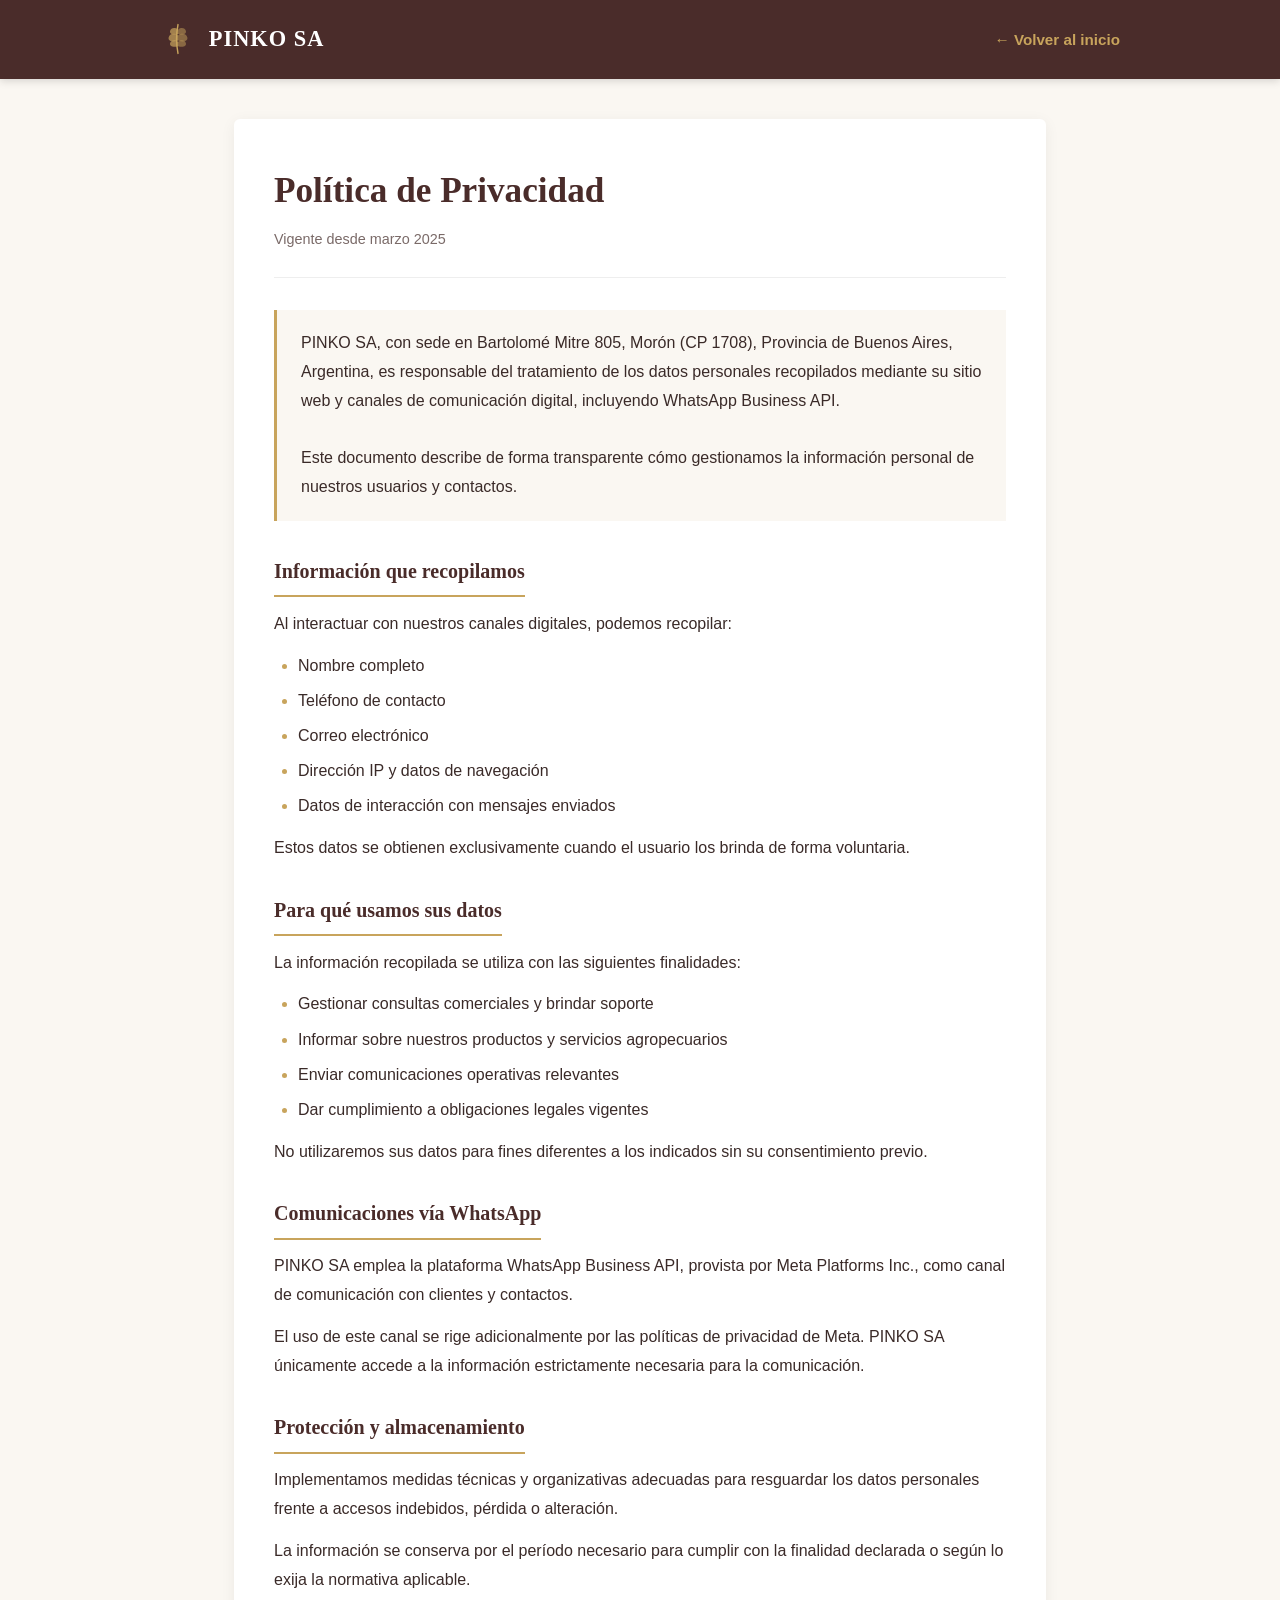
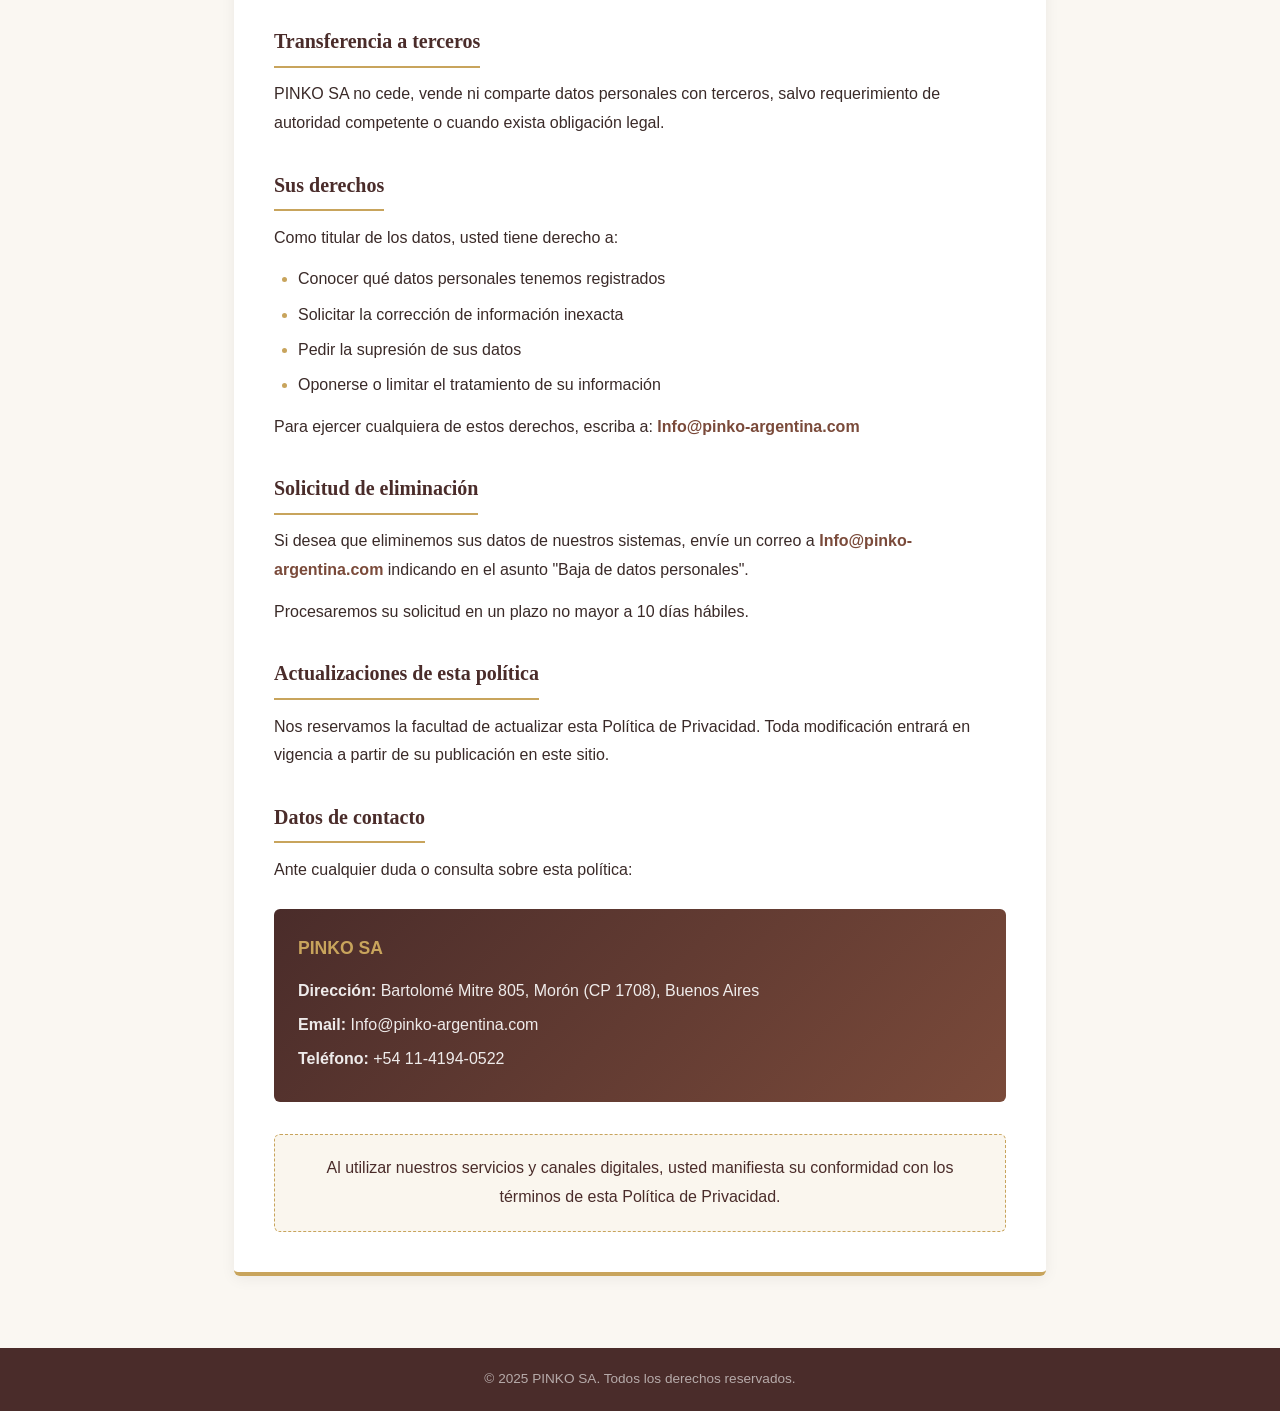
<file: politica-privacidad.html>
<!DOCTYPE html>
<html lang="es">
<head>
    <meta charset="UTF-8">
    <meta name="viewport" content="width=device-width, initial-scale=1.0">
    <title>Política de Privacidad - PINKO SA</title>
    <link rel="icon" type="image/svg+xml" href="favicon.svg">
    <style>
        :root {
            --primary: #4a2c2a;
            --secondary: #7a4a3a;
            --accent: #c8a45c;
            --bg-light: #faf7f2;
            --bg-white: #ffffff;
            --text-dark: #3a2a28;
            --text-gray: #7a6a68;
        }

        * {
            margin: 0;
            padding: 0;
            box-sizing: border-box;
        }

        body {
            font-family: 'Segoe UI', Tahoma, Geneva, Verdana, sans-serif;
            line-height: 1.8;
            color: var(--text-dark);
            background: var(--bg-light);
        }

        /* Header */
        .header {
            background: var(--primary);
            color: white;
            padding: 1.2rem 2rem;
            position: sticky;
            top: 0;
            z-index: 100;
            box-shadow: 0 2px 8px rgba(0,0,0,0.15);
        }

        .header-inner {
            max-width: 960px;
            margin: 0 auto;
            display: flex;
            justify-content: space-between;
            align-items: center;
        }

        .header-brand {
            display: flex;
            align-items: center;
            gap: 0.8rem;
            text-decoration: none;
            color: white;
        }

        .header-brand svg {
            width: 36px;
            height: 36px;
            color: var(--accent);
        }

        .header-brand span {
            font-family: Georgia, 'Times New Roman', serif;
            font-size: 1.4rem;
            font-weight: bold;
            letter-spacing: 1px;
        }

        .header-back {
            color: var(--accent);
            text-decoration: none;
            font-weight: 600;
            font-size: 0.95rem;
            transition: color 0.3s ease;
        }

        .header-back:hover {
            color: white;
        }

        /* Content */
        .page-content {
            max-width: 860px;
            margin: 0 auto;
            padding: 2.5rem 1.5rem;
        }

        .policy-card {
            background: white;
            border-radius: 6px;
            padding: 2.5rem;
            box-shadow: 0 3px 15px rgba(0,0,0,0.06);
            border-bottom: 4px solid var(--accent);
        }

        .policy-heading {
            font-family: Georgia, 'Times New Roman', serif;
            font-size: 2.2rem;
            color: var(--primary);
            margin-bottom: 0.3rem;
        }

        .policy-updated {
            color: var(--text-gray);
            font-size: 0.9rem;
            margin-bottom: 2rem;
            padding-bottom: 1.5rem;
            border-bottom: 1px solid #eee;
        }

        .policy-intro-box {
            background: var(--bg-light);
            padding: 1.2rem 1.5rem;
            border-left: 3px solid var(--accent);
            margin-bottom: 2rem;
            font-size: 1rem;
        }

        .block {
            margin-bottom: 1.8rem;
        }

        .block-title {
            font-family: Georgia, 'Times New Roman', serif;
            font-size: 1.25rem;
            color: var(--primary);
            margin-bottom: 0.8rem;
            padding-bottom: 0.4rem;
            border-bottom: 2px solid var(--accent);
            display: inline-block;
        }

        .block p {
            margin-bottom: 0.8rem;
            color: var(--text-dark);
        }

        .block ul {
            margin: 0.8rem 0 0.8rem 1.5rem;
            color: var(--text-dark);
        }

        .block ul li {
            margin-bottom: 0.4rem;
        }

        .block ul li::marker {
            color: var(--accent);
        }

        .email-ref {
            color: var(--secondary);
            font-weight: 600;
            text-decoration: none;
        }

        .email-ref:hover {
            color: var(--accent);
        }

        .info-panel {
            background: linear-gradient(135deg, var(--primary), var(--secondary));
            color: white;
            padding: 1.5rem;
            border-radius: 6px;
            margin-top: 1.5rem;
        }

        .info-panel h4 {
            color: var(--accent);
            margin-bottom: 0.8rem;
            font-size: 1.1rem;
        }

        .info-panel p {
            color: rgba(255,255,255,0.9);
            margin-bottom: 0.3rem;
        }

        .acceptance-banner {
            margin-top: 2rem;
            padding: 1.2rem;
            text-align: center;
            background: rgba(200, 164, 92, 0.1);
            border: 1px dashed var(--accent);
            border-radius: 6px;
            font-weight: 500;
            color: var(--primary);
        }

        /* Footer */
        .page-footer {
            background: var(--primary);
            color: rgba(255,255,255,0.6);
            text-align: center;
            padding: 1.2rem;
            font-size: 0.85rem;
            margin-top: 2rem;
        }

        @media (max-width: 768px) {
            .policy-card {
                padding: 1.5rem 1.2rem;
            }
            .policy-heading {
                font-size: 1.7rem;
            }
            .header-inner {
                flex-direction: column;
                gap: 0.8rem;
            }
        }
    </style>
</head>
<body>
    <header class="header">
        <div class="header-inner">
            <a href="index.html" class="header-brand">
                <svg viewBox="0 0 50 50" xmlns="http://www.w3.org/2000/svg">
                    <path d="M25 5 C25 5 23 15 23 25 C23 35 25 45 25 45" stroke="currentColor" stroke-width="2" fill="none" stroke-linecap="round"/>
                    <path d="M25 12 C20 8 15 10 14 14 C13 18 18 20 25 18" fill="currentColor" opacity="0.7"/>
                    <path d="M25 12 C30 8 35 10 36 14 C37 18 32 20 25 18" fill="currentColor" opacity="0.5"/>
                    <path d="M25 20 C19 16 13 18 12 23 C11 28 17 30 25 27" fill="currentColor" opacity="0.7"/>
                    <path d="M25 20 C31 16 37 18 38 23 C39 28 33 30 25 27" fill="currentColor" opacity="0.5"/>
                    <path d="M25 29 C20 25 15 27 14 31 C13 35 18 37 25 35" fill="currentColor" opacity="0.7"/>
                    <path d="M25 29 C30 25 35 27 36 31 C37 35 32 37 25 35" fill="currentColor" opacity="0.5"/>
                </svg>
                <span>PINKO SA</span>
            </a>
            <a href="index.html" class="header-back">&larr; Volver al inicio</a>
        </div>
    </header>

    <main class="page-content">
        <div class="policy-card">
            <h1 class="policy-heading">Política de Privacidad</h1>
            <p class="policy-updated">Vigente desde marzo 2025</p>

            <div class="policy-intro-box">
                PINKO SA, con sede en Bartolomé Mitre 805, Morón (CP 1708), Provincia de Buenos Aires, Argentina, es responsable del tratamiento de los datos personales recopilados mediante su sitio web y canales de comunicación digital, incluyendo WhatsApp Business API.
                <br><br>
                Este documento describe de forma transparente cómo gestionamos la información personal de nuestros usuarios y contactos.
            </div>

            <div class="block">
                <h2 class="block-title">Información que recopilamos</h2>
                <p>Al interactuar con nuestros canales digitales, podemos recopilar:</p>
                <ul>
                    <li>Nombre completo</li>
                    <li>Teléfono de contacto</li>
                    <li>Correo electrónico</li>
                    <li>Dirección IP y datos de navegación</li>
                    <li>Datos de interacción con mensajes enviados</li>
                </ul>
                <p>Estos datos se obtienen exclusivamente cuando el usuario los brinda de forma voluntaria.</p>
            </div>

            <div class="block">
                <h2 class="block-title">Para qué usamos sus datos</h2>
                <p>La información recopilada se utiliza con las siguientes finalidades:</p>
                <ul>
                    <li>Gestionar consultas comerciales y brindar soporte</li>
                    <li>Informar sobre nuestros productos y servicios agropecuarios</li>
                    <li>Enviar comunicaciones operativas relevantes</li>
                    <li>Dar cumplimiento a obligaciones legales vigentes</li>
                </ul>
                <p>No utilizaremos sus datos para fines diferentes a los indicados sin su consentimiento previo.</p>
            </div>

            <div class="block">
                <h2 class="block-title">Comunicaciones vía WhatsApp</h2>
                <p>PINKO SA emplea la plataforma WhatsApp Business API, provista por Meta Platforms Inc., como canal de comunicación con clientes y contactos.</p>
                <p>El uso de este canal se rige adicionalmente por las políticas de privacidad de Meta. PINKO SA únicamente accede a la información estrictamente necesaria para la comunicación.</p>
            </div>

            <div class="block">
                <h2 class="block-title">Protección y almacenamiento</h2>
                <p>Implementamos medidas técnicas y organizativas adecuadas para resguardar los datos personales frente a accesos indebidos, pérdida o alteración.</p>
                <p>La información se conserva por el período necesario para cumplir con la finalidad declarada o según lo exija la normativa aplicable.</p>
            </div>

            <div class="block">
                <h2 class="block-title">Transferencia a terceros</h2>
                <p>PINKO SA no cede, vende ni comparte datos personales con terceros, salvo requerimiento de autoridad competente o cuando exista obligación legal.</p>
            </div>

            <div class="block">
                <h2 class="block-title">Sus derechos</h2>
                <p>Como titular de los datos, usted tiene derecho a:</p>
                <ul>
                    <li>Conocer qué datos personales tenemos registrados</li>
                    <li>Solicitar la corrección de información inexacta</li>
                    <li>Pedir la supresión de sus datos</li>
                    <li>Oponerse o limitar el tratamiento de su información</li>
                </ul>
                <p>Para ejercer cualquiera de estos derechos, escriba a: <a href="mailto:Info@pinko-argentina.com" class="email-ref">Info@pinko-argentina.com</a></p>
            </div>

            <div class="block">
                <h2 class="block-title">Solicitud de eliminación</h2>
                <p>Si desea que eliminemos sus datos de nuestros sistemas, envíe un correo a <a href="mailto:Info@pinko-argentina.com" class="email-ref">Info@pinko-argentina.com</a> indicando en el asunto "Baja de datos personales".</p>
                <p>Procesaremos su solicitud en un plazo no mayor a 10 días hábiles.</p>
            </div>

            <div class="block">
                <h2 class="block-title">Actualizaciones de esta política</h2>
                <p>Nos reservamos la facultad de actualizar esta Política de Privacidad. Toda modificación entrará en vigencia a partir de su publicación en este sitio.</p>
            </div>

            <div class="block">
                <h2 class="block-title">Datos de contacto</h2>
                <p>Ante cualquier duda o consulta sobre esta política:</p>
                <div class="info-panel">
                    <h4>PINKO SA</h4>
                    <p><strong>Dirección:</strong> Bartolomé Mitre 805, Morón (CP 1708), Buenos Aires</p>
                    <p><strong>Email:</strong> Info@pinko-argentina.com</p>
                    <p><strong>Teléfono:</strong> +54 11-4194-0522</p>
                </div>
            </div>

            <div class="acceptance-banner">
                Al utilizar nuestros servicios y canales digitales, usted manifiesta su conformidad con los términos de esta Política de Privacidad.
            </div>
        </div>
    </main>

    <footer class="page-footer">
        <p>&copy; 2025 PINKO SA. Todos los derechos reservados.</p>
    </footer>
</body>
</html>
</file>
